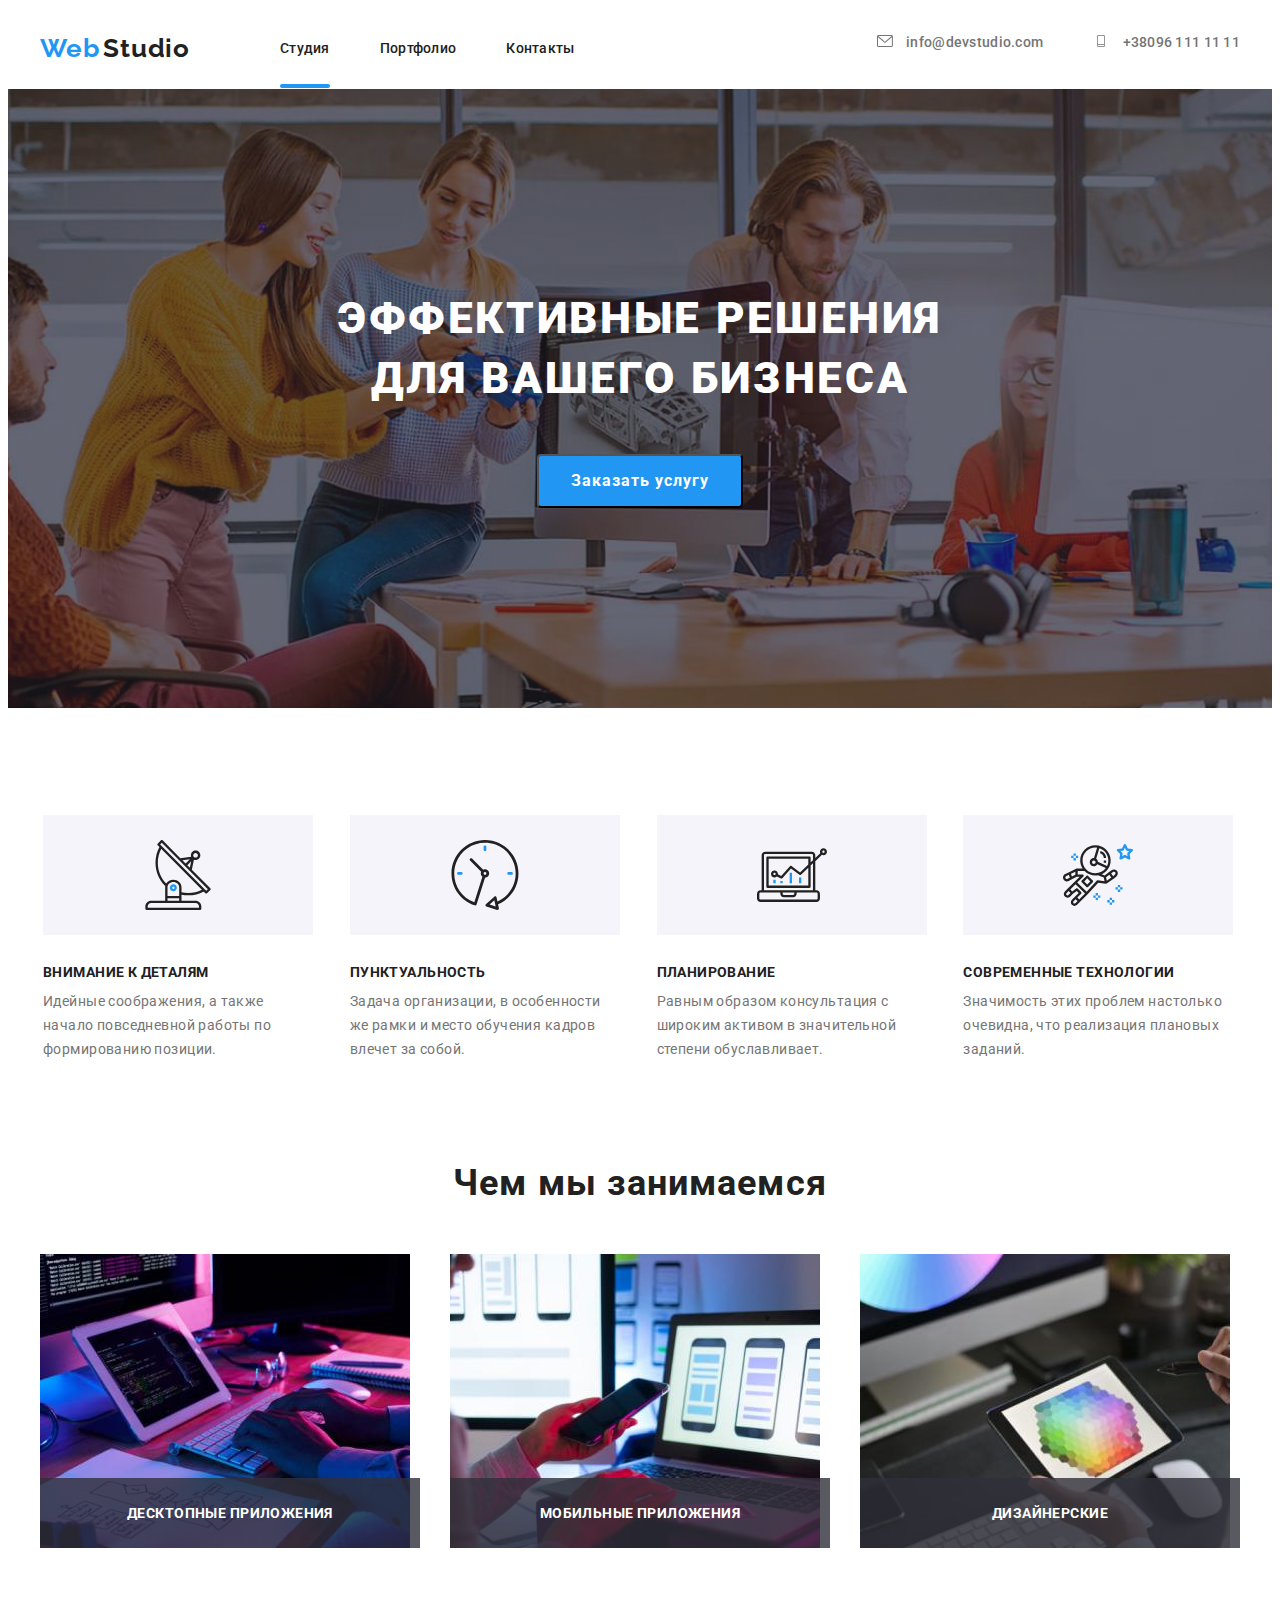
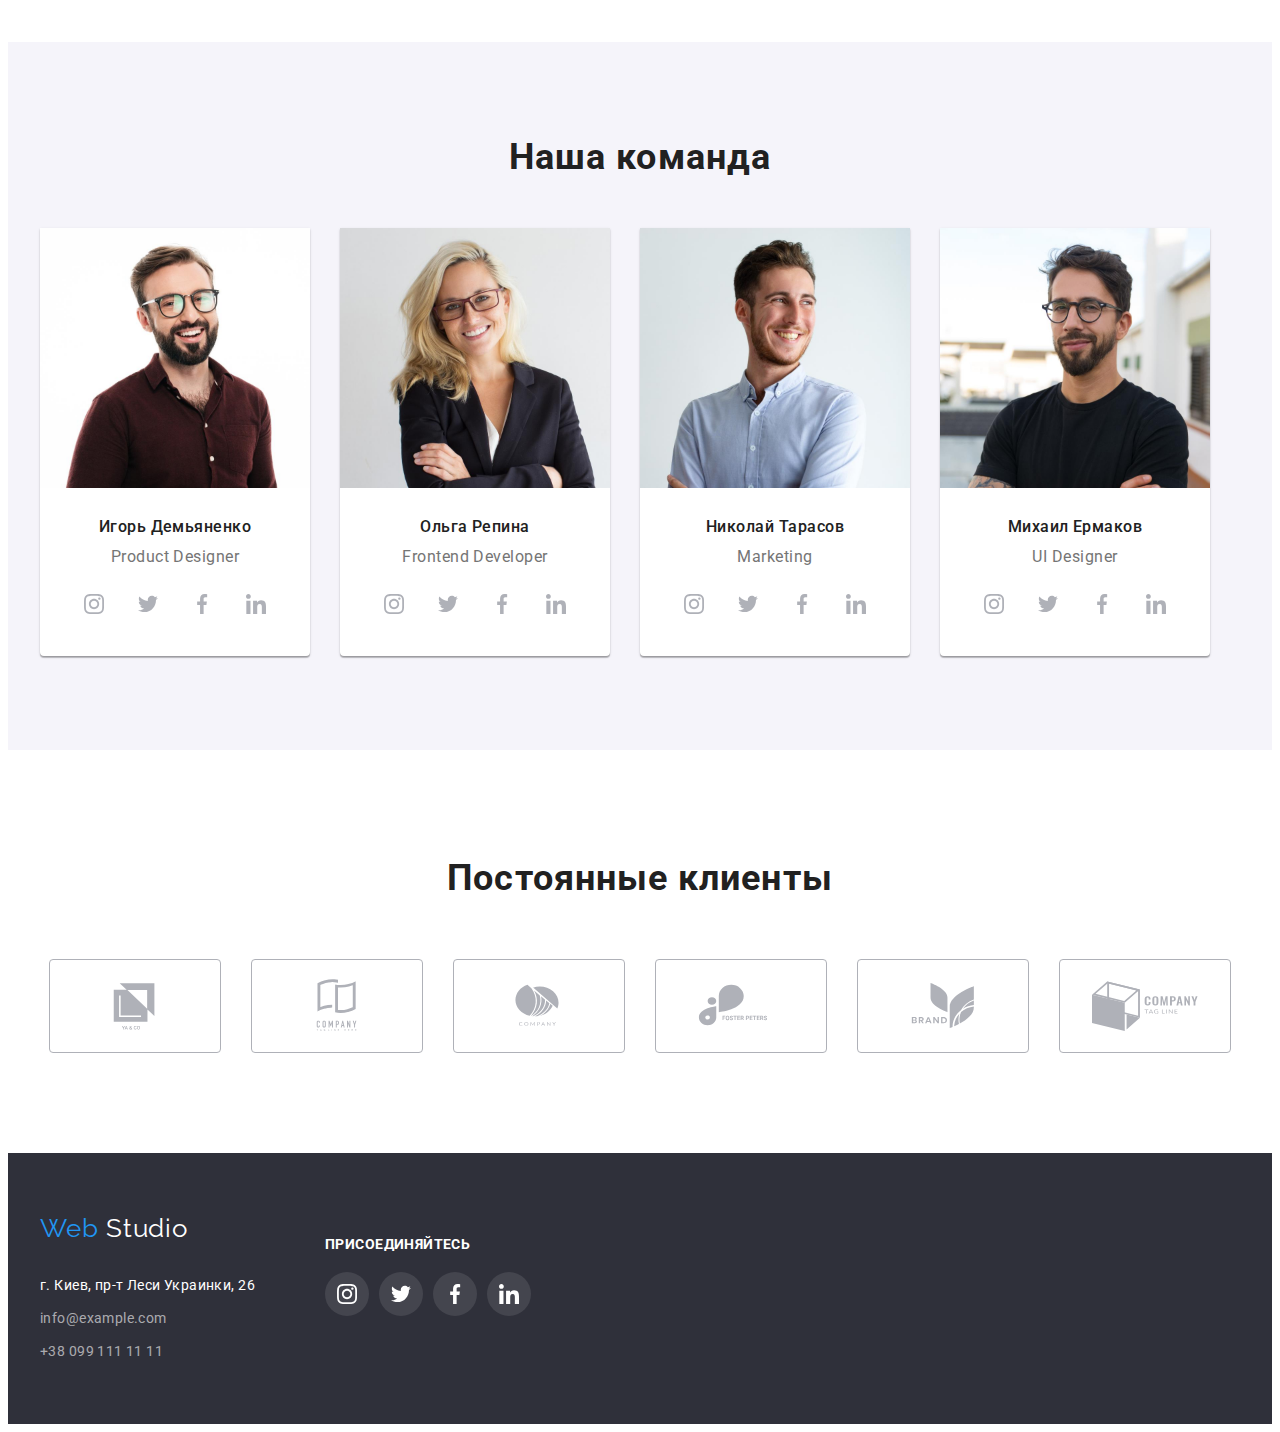
<file: index.html>
<!DOCTYPE html>
            <html lang="ru">

            <head>
                <meta charset="UTF-8">
                <meta http-equiv="X-UA-Compatible" content="IE=edge">
                <meta name="viewport" content="width=device-width, initial-scale=1.0">
                <title>Document</title>
                <link rel="preconnect" href="https://fonts.gstatic.com" crossorigin>
                <link href="https://fonts.googleapis.com/css2?family=Raleway:wght@700&family=Roboto:wght@400;500;700;900&display=swap" rel="stylesheet">
                <link rel="stylesheet" href="https://cdnjs.cloudflare.com/ajax/libs/modern-normalize/1.1.0/modern-normalize.min.css" integrity="sha512-wpPYUAdjBVSE4KJnH1VR1HeZfpl1ub8YT/NKx4PuQ5NmX2tKuGu6U/JRp5y+Y8XG2tV+wKQpNHVUX03MfMFn9Q==" crossorigin="anonymous" referrerpolicy="no-referrer" />
                <link rel="stylesheet" href="./css/style.css">
            </head>
            <body class="page link">
                    <header class="header">
                    <div class="container header-container">
                    <nav class="header-novigation ">
                        <a href="WebStudio" class="logo list link">
                            <span class="logo-item link">Web</span>
                        <span class="logo-righr link">Studio</span>
                        </a>
                        <ul class="site-nav list">
                            <li class="nav-item">
                                <a href="./index.html" class="link-current current link list">Студия</a></li>
                            <li class="nav-item">
                                <a href="./portfolio.html" class="link-current link list">Портфолио</a></li>
                            <li class="nav-item">
                                <a href="Контакты" class="link-current link list">Контакты</a></li>
                        </ul>
                    </nav>
                        <ul class="auth-nav list">
                            <li class="header-link link">
                                <a class="auth-nav-text link" href="mailto:nfo@devstudio.com">
                                <svg class="contacts-item-icon">
                                    <use href="./symbol-defs3.svg#icon-envelope"></use>
                                </svg>
                                info@devstudio.com</a>
                        </li>
                            <li class="header-link link">
                                <a class="auth-nav-text link" href="tel:380961111111">
                                <svg class="contacts-item-icon">
                                    <use href="./symbol-defs3.svg#icon-Vector"></use>                       
                                </svg>
                                +38096 111 11 11
                            </a>
                        </li>
                        </ul>
                    </div>                    
                </header>
                <main>
                    <!-- герой -->
                    <section class="hero list">
                    <h1 class="hero-title">Эффективные решения для вашего бизнеса</h1>
                    <button data-modal-open class="button hero-btn" type="button">Заказать услугу</button>
                    </section>
                <!-- Преимущества -->
                <section class="section">
                    <div class="container">
                    <ul class="features-list list">
                        <li class="mobile-item">
                            <div class="features-icon">
                                <svg class="features-iten-antenna">
                                    <use href="./symbol-defs.svg#icon-antenna-1-1"></use>                 
                                </svg>
                            </div>
                            <h3 class="title">Внимание к деталям</h3>
                            <p class="text-title">Идейные соображения, а также начало повседневной работы по формированию позиции.</p>
                        </li>
                        <li class="mobile-item">
                            <div class="features-icon">
                                <svg class="features-iten-antenna">
                                    <use href="./symbol-defs.svg#icon-clock-1-1"></use>                 
                                </svg>
                            </div>
                            <h3 class="title">Пунктуальность</h3>
                            <p class="text-title">Задача организации, в особенности же рамки и место обучения кадров влечет за собой.</p>
                        </li>
                        <li class="mobile-item">
                            <div class="features-icon">
                                <svg class="features-iten-antenna">
                                    <use href="./symbol-defs.svg#icon-diagram-1-1"></use>                 
                                </svg>
                            </div>
                            <h3 class="title list list">Планирование</h3>
                            <p class="text-title">Равным образом консультация с широким активом в значительной степени обуславливает.</p>
                            </li>
                        <li class="mobile-item">
                            <div class="features-icon">
                                <svg class="features-iten-antenna">
                                    <use href="./symbol-defs.svg#icon-astronaut-1-1"></use>
                                </svg>                 
                            </div>
                            <h3 class="title list">Современные технологии</h3>
                            <p class="text-title">Значимость этих проблем настолько очевидна, что реализация плановых заданий.</p>
                        </li>
                    </ul> 
                    </div>
                </section>
                <!-- Галерея -->
                <section class="gallery">
                    <div class="container">
                    <h2 class="gallery-title">Чем мы занимаемся</h2>
                    <ul class="gallery-list">
                        <li class="gallery-item list"><img src="./ipg1/box1.jpg" alt="Работа с компьютером" width="370">
                        <p class="work">Десктопные приложения</p>
                        </li>
                        <li class="gallery-item list"><img src="./ipg1/box2.jpg" alt="Работа на телефоне и компьютере " width="370">
                            <p class="work">Мобильные приложения</p>
                        </li>
                        <li class="gallery-item list"><img src="./ipg1/box3.jpg" alt="Работа на планшете" width="370">
                            <p class="work">Дизайнерские</p>
                        </li> 
                    </ul>
                </div>
                </section>
                <!-- Мастера -->
                <section class="masters"> 
                    <div class="container team-section">
                        <h2 class="masters-title">Наша команда</h2>
                        <ul class="masters-list list">
                            <li class="masters-item">
                                <img src="./ipg1/foto.jpg" alt="Игорь Демьяненко" width="270"> 
                                <div class="masters-item-bottom">
                                <h3 class="masrers-item-title">Игорь Демьяненко</h3>
                                <p lang="en" class="masters-item-text">Product Designer</p>
                                <ul class="social-list list">
                                    <li class="social-item">
                                        <a href="" class="social-link">
                                            <svg class="social-icon">
                                                <use href="./symbol-defs3.svg#icon-instagram">
                                            </svg>
                                        </a>
                                    </li>
                                    <li class="social-item">
                                        <a href="" class="social-link">
                                            <svg class="social-icon">
                                                <use href="./symbol2-defs.svg#icon-twitter1"></use>
                                            </svg>
                                        </a>
                                    </li>
                            <li class="social-item">
                                <a href="" class="social-link">
                                    <svg class="social-icon">
                                        <use href="./symbol2-defs.svg#icon-facebook1"></use>
                                    </svg>
                                </a>
                            </li>
                            <li class="social-item">
                                <a href="" class="social-link">
                                    <svg class="social-icon">
                                        <use href="./symbol2-defs.svg#icon-linkedin1"></use>
                                    </svg>
                                </a>
                            </li>
                        </ul>     
                            </div>        
                </li>
                <li class="masters-item">
                                <img src="./ipg1/foto2.jpg" alt="Ольга Репина" width="270"> 
                                <div class="masters-item-bottom">
                                <h3 class="masrers-item-title">Ольга Репина</h3>
                                <p lang="en" class="masters-item-text">Frontend Developer</p>
                                <ul class="social-list list">
                                    <li class="social-item">
                                        <a href="" class="social-link">
                                            <svg class="social-icon">
                                                <use href="./symbol-defs3.svg#icon-instagram"></use>
                                            </svg>
                                        </a>
                                    </li>
                                    <li class="social-item">
                                        <a href="" class="social-link">
                                            <svg class="social-icon">
                                                <use href="./symbol2-defs.svg#icon-twitter1"></use>
                                            </svg>
                                        </a>
                                    </li>
                            <li class="social-item">
                                <a href="" class="social-link">
                                    <svg class="social-icon">
                                        <use href="./symbol2-defs.svg#icon-facebook1"></use>
                                    </svg>
                                </a>
                            </li>
                            <li class="social-item">
                                <a href="" class="social-link">
                                    <svg class="social-icon">
                                        <use href="./symbol2-defs.svg#icon-linkedin1"></use>
                                    </svg>
                                </a>
                            </li>
                        </ul>
                     </div>             
                </li>         
                <li class="masters-item">
                                <img src="./ipg1/foto3.jpg" alt="Николай Тарасов" width="270"> 
                                <div class="masters-item-bottom">
                                <h3 class="masrers-item-title">Николай Тарасов</h3>
                                <p lang="en" class="masters-item-text">Marketing</p>
                                <ul class="social-list list">
                                    <li class="social-item">
                                        <a href="" class="social-link">
                                            <svg class="social-icon">
                                                <use href="./symbol-defs3.svg#icon-instagram"></use>
                                            </svg>
                                        </a>
                                    </li>
                                    <li class="social-item">
                                        <a href="" class="social-link">
                                            <svg class="social-icon">
                                                <use href="./symbol2-defs.svg#icon-twitter1"></use>
                                            </svg>
                                        </a>
                                    </li>
                            <li class="social-item">
                                <a href="" class="social-link">
                                    <svg class="social-icon">
                                        <use href="./symbol2-defs.svg#icon-facebook1"></use>
                                    </svg>
                                </a>
                            </li>
                            <li class="social-item">
                                <a href="" class="social-link">
                                    <svg class="social-icon">
                                        <use href="./symbol2-defs.svg#icon-linkedin1"></use>
                                    </svg>
                                </a>
                            </li>
                        </ul>
                            </div>
                                
                </li>     
                <li class="masters-item">
                                <img src="./ipg1/foto4.jpg" alt="Михаил Ермаков" width="270"> 
                                <div class="masters-item-bottom">
                                <h3 class="masrers-item-title">Михаил Ермаков</h3>
                                <p lang="en" class="masters-item-text">UI Designer</p>
                                <ul class="social-list list">
                                    <li class="social-item">
                                        <a href="" class="social-link">
                                            <svg class="social-icon">
                                                <use href="./symbol-defs3.svg#icon-instagram"></use>
                                            </svg>
                                        </a>
                                    </li>
                                    <li class="social-item">
                                        <a href="" class="social-link">
                                            <svg class="social-icon">
                                                <use href="./symbol2-defs.svg#icon-twitter1"></use>
                                            </svg>
                                        </a>
                                    </li>
                            <li class="social-item">
                                <a href="" class="social-link">
                                    <svg class="social-icon">
                                        <use href="./symbol2-defs.svg#icon-facebook1"></use>
                                    </svg>
                                </a>
                            </li>
                            <li class="social-item">
                                <a href="" class="social-link">
                                    <svg class="social-icon">
                                        <use href="./symbol2-defs.svg#icon-linkedin1"></use>
                                    </svg>
                                </a>
                            </li>
                    </ul>        
                </div>         
                </li>
                </section>
                <!-- Клиенты -->
                <section class="section clients-section">
                    <div class="container">
                        <h2 class="clients-title">Постоянные клиенты</h2>
                        <ul class="clients-list list">
                            <li class="clients-item">
                                <a href="" class="clients-link">
                                    <svg class="clients">
                                        <use href="./sprite-defs.svg#icon-Logo-6-1"></use>
                                    </svg>
                                </a>
                            </li>
                            <li class="clients-item">
                                <a href="" class="clients-link">
                                    <svg class="clients">
                                        <use href="./symbol2-defs.svg#icon-Logo2"></use>
                                    </svg>
                                </a>
                            </li>
                            <li class="clients-item">
                                <a href="" class="clients-link">
                                    <svg class="clients">
                                        <use href="./symbol2-defs.svg#icon-Logo3"></use>
                                    </svg>
                                </a>
                            </li>
                            <li class="clients-item">
                                <a href="" class="clients-link">
                                    <svg class="clients">
                                        <use href="./symbol2-defs.svg#icon-Logo5"></use>
                                    </svg>
                                </a>
                            </li>
                            <li class="clients-item">
                                <a href="" class="clients-link">
                                    <svg class="clients">
                                        <use href="./symbol2-defs.svg#icon-Logo4"></use>
                                    </svg>
                                </a>
                            </li>
                            <li class="clients-item">
                                <a href="" class="clients-link">
                                    <svg class="clients">
                                        <use href="./symbol-defs3.svg#icon-group"></use>
                                    </svg>
                                </a>
                            </li>
                        </ul>
                    </div>
                </section>
            </main>
            <section>
                <footer class="contacts-title link">
                    <!-- <div class="foot-flex"> -->
                        <div class="container foot-flex" >
                        <div><span class="contacts-list-item link">Web</span>
                        <span class="contacts-list-right link">Studio</span>
                    <address class="contacts-address list">
                    <ul class="contacts-list link list">
                        <li class="contacts-item-list link">г. Киев, пр-т Леси Украинки, 26</a></li>
                        <li class="contacts-item-list link"> <a class="contacts-link link" href="mailto:info@example.com">info@example.com</a></li>
                        <li class="contacts-item-list link"> <a class="contacts-link link" href="tel:+380991111111">+38 099 111 11 11</a></li>
                    </ul></div>
                    <div class="footer-social">
                        <h2 class="social-title">Присоединяйтесь</h2>
                        <ul class="social-list list">
                            <li class="social-item">
                                <a href="" class="footer-link">
                                <svg class="footer-icon">
                                    <use href="./symbol-defs3.svg#icon-instagram"></use>
                                </svg>
                                </a>
                            </li>
                            <li class="social-item">
                                <a href="" class="footer-link">
                                <svg class="footer-icon">
                                    <use href="./symbol2-defs.svg#icon-twitter1"></use>
                                </svg>
                                </a>
                            </li>
                            <li class="social-item">
                                <a href="" class="footer-link">
                                <svg class="footer-icon">
                                    <use href="./symbol2-defs.svg#icon-facebook1"></use>
                                </svg>
                                </a>
                            </li>
                            <li class="social-item">
                                <a href="" class="footer-link">
                                <svg class="footer-icon">
                                    <use href="./symbol2-defs.svg#icon-linkedin1"></use>
                                </svg>
                                </a>
                            </li>
                        </ul>
                    </div>
                    </div>
                    
            </section>
            </footer>
            <div data-modal class="backdrop is-hidden">
                <div class="modal">
                    <button class="close-button" type="button" data-modal-close>
                        <svg widht="18" height="18" class="icon-close">
                            <use href="./symbol-defs4.svg#icon-close"></use>
                        </svg>
                        </button>
                </div>
            </div>
            <script src="./js/modal.js"></script>
            </body>
            </html>
</file>
<file: css/style.css>
:root {
    --primary-text-color: #212121;
    --title--text-color: #FFFFFF;
    --accent-color: #2196F3;
    --primary--bg-color: #ffffff;
    --second-color: #2F303A;
    --second-text-color:#757575;
} 



:root {
    --animation: cubic-bezier(0.4, 0, 0.2, 1);
}



::after, ::before{
    box-sizing: border-box;
}
p,
h1,
h1,
h3,
h4,
h5,
h6{
    margin: 0px;
}
ul{
    padding: 0px;
    margin: 0px;
}
img{
   display: block;
}
.page {
    background-color: #ffffff;
    color: var(--primary-text-color);
}
.page-list-item {
    color: var(--primary-text-color);
    color: var(--accent-color);
}
.logo {
    color:var(--primary-text-color);
}
.list {
    list-style: none;
}

.link {
    text-decoration: none;
}
.container {
    padding-left: 15px;
    padding-right: 15px;
    width: 1200px;
    margin-right: auto;
    margin-left: auto;
  }
/* -----------------------------site-nav---------------------- */
.current::after {
    position: absolute;
    bottom: -31px;
    right: 0;
    content:'';
    width: 100%;
    height: 4px;
    background-color: var(--accent-color);
    border-radius: 2px;
    display: block;
    

}
.link-current {
transition: color 250ms cubic-bezier(0.4, 0, 0.2, 1);
}
.contacts-item-icon{
    transition: color 250ms cubic-bezier(0.4, 0, 0.2, 1);
    fill: currentColor;
    margin-right: 10px;
}
.auth-nav-text {
    transition: color 250ms cubic-bezier(0.4, 0, 0.2, 1);
}


.nav-item{
    position: relative;
}
.auth-nav-text:hover,
.auth-nav-text:focus {
    color: var(--accent-color);
}

.contacts-item-icon {
    fill: currentColor;
    margin-right: 10px;
    width: 16px;
    height: 12px;
}

.logo {
    margin-right: 90px;
}
.site-nav{
    display: flex;
}


.header-container{
    display: flex;
    padding-top: 25px;
    padding-bottom: 25px;
}

.header-novigation {
    display: flex;
    align-items: center;
}
.auth-nav{
    display: flex;
    margin-left: auto;
}
.header-link {
    padding-left: 50px;
}
.nav-item:not(:last-child) {
    margin-right: 50px;
  }

.logo-item, .header-containe:focus
.logo-item, .header-containe:hover {
    font-family: Raleway, sans-serif;
font-style: normal;
font-weight: 700;
font-size: 26px;
line-height: 1.19;
letter-spacing: 0.03em;
    color: var(--accent-color);
}
.logo-righr {
    font-family: Raleway, sans-serif;
font-style: normal;
font-weight: 700;
font-size: 26px;
line-height: 1.19;

letter-spacing: 0.03em;
    color: var(--primary-text-color);
}

.link-current {
    font-family: Roboto, sans-serif;
font-style: normal;
font-weight: 500;
font-size: 14px;
line-height: 1.14;
letter-spacing: 0.02em;
    color: var(--primary-text-color);
}
.link-current:hover,
.link-current:focus{
    color: var(--accent-color);
}
.site-nav. link.current {
    font-family: Roboto, sans-serif;
font-style: normal;
font-weight: 500;
font-size: 14px;
line-height: 1.14;
letter-spacing: 0.02em;
    color: var(--primary-text-color);
}
.auth-nav-text {
    font-family: Roboto, sans-serif;
font-style: normal;
font-weight: 500;
font-size: 14px;
line-height: 1.14x;
letter-spacing: 0.02em;

color: var(--second-text-color)

}

 .auth-nav-text:hover, 
 .auth-nav-text:focus{
    color: var(--accent-color);
}
/* -----------------------hero---------------------------- */
.backdrop {
    position: fixed;
    top: 0;
    left: 0;
    width: 100%;
    height: 100%;
    z-index: 1;
    opacity: 1;
    transition: opacity 250ms cubic-bezier(0.4, 0, 0.2, 1);
    background-color: rgba(0, 0, 0, 0.2);
}

.backdrop.is-hidden {
    opacity: 0;
    pointer-events: none;
}
 .modal {
    min-width: 528px;
    min-height: 581px;
    background-color: var(--primary--bg-color);
    position: absolute;
    top: 50%;
    left: 50%;
    transform: translate(-50%, -50%);
    transition: transform 250ms cubic-bezier(0.4, 0, 0.2, 1);
}
.close-button {
    position: absolute;
    top: 8px;
    right: 8px;
    width: 30px;
    height: 30px;
    display: flex;
    justify-content: center;
    align-items: center;
    border: 1px solid rgba(0, 0, 0, 0.1);
    border-radius: 15px;
    background-color: var(--primary-white-color);
    cursor: pointer;
    padding: 0;
}
.icon-close {
    transition: fill 250ms cubic-bezier(0.4, 0, 0.2, 1);
}

.hero{
    margin: auto;
    padding-top: 200px;
    padding-bottom: 200px;
    justify-content: center;
    background-image: linear-gradient(to right, rgba(47, 48, 58, 0.4), rgba(47, 48, 58, 0.4)), url(../ipg1/Img14.jpg);
    background-repeat: no-repeat;
    background-position: center;
    background-size:cover;

 
}
.hero-title {
    width: 696px;
margin: auto;
margin-bottom: 45px;
}

.hero-title{
    font-family: Roboto, sans-serif;
font-style: normal;
font-weight: 900;
font-size: 44px;
line-height: 1.36;
text-align: center;
letter-spacing: 0.06em;
text-transform: uppercase;
    color: var(--title--text-color);   
}

/* -------------------------------- Преимущества--------------------------- */
.features-iten-antenna{
    width: 70px;
    height: 70px;
}
.features-icon{
    width: 270px;
    height: 120px;
    margin-bottom: 30px;
    background-color: #f5f4fa;
    display: flex;
    justify-content: center;
    align-items: center;
}
.mobile-item{

    flex-basis: calc(100% / 3 - 30px);
    margin-left: 30px;
    
}
.title {
    display: flex;
    margin-bottom: 10px;
}
.text-title{
    margin: 0;
    width: 270px;
    
}

.features-list{
    display: flex;
    margin: 0 auto;
    margin-left: -27px;

}
.section{
    padding-top: 107px;
    padding-bottom: 100px;
}

.section-title {
    font-family: Roboto, sans-serif;
font-style: normal;
font-weight: bold;
font-size: 16px;
line-height: 1.87;
display: flex;
align-items: center;
text-align: center;
letter-spacing: 0.06em;
    color:var(--primary-text-color);
}
/* ---------------------------features-list----------------------------- */

.features-list, title {
    font-family: Roboto, sans-serif;
font-style: normal;
font-weight: 700;
font-size: 14px;
line-height: 1.14;
letter-spacing: 0.03em;
text-transform: uppercas
    color: var(--primary-text-color);
}

.title{
    font-family: Roboto;
    font-weight: 700;
    font-size: 14px;
    line-height: 1.14;
    letter-spacing: 0.03em;
    text-transform: uppercase;
    color: var(--primary-text-color);
}
.text-title {
    font-family: Roboto, sans-serif;
font-style: normal;
font-weight: 400;
font-size: 14px;
line-height: 1.71;
letter-spacing: 0.03em;
    color: #757575;
}
/* --------------галерея----------------- */
.gallery-item {
    position: relative;
}

.work {
    font-family: Roboto;
font-style: normal;
font-weight: 700;
font-size: 14px;
line-height: 1.24;
text-align: center;
letter-spacing: 0.03em;
text-transform: uppercase;
    position: absolute;
    bottom: 0;
    display: flex;
    justify-content: center;
    align-items: center;
    width: 100%;
    height: 70px;
    background: rgba(47, 48, 58, 0.8);
    color: var(--title--text-color);    
}

.gallery{
    padding-bottom: 94px;
}
.gallery-list{
    display: flex;
    flex-wrap: wrap;
    margin-left: -30px;
}
.gallery-item{
    flex-basis: calc(100% / 3 - 30px);
    margin-left: 30px;
    
}
.gallery-title {
    margin: auto;
margin-bottom: 50px;
}
.gallery-title {
    font-family: Roboto;
font-style: normal;
font-weight: bold;
font-size: 36px;
line-height: 1.17;
text-align: center;
letter-spacing: 0.03em;
    color: var(--primary-text-color);
}
.gallery-top-text {
font-family: Roboto;
font-style: normal;
font-weight: 400;
font-size: 18px;
line-height: 1.56;
letter-spacing: 0.03em;
color: var(--title--text-color);
}
/*-------------Кнопка---------------------------- */

.button{
display: flex;
justify-content: center;
align-items: center;
padding-top: 10px;
    padding-bottom: 10px;
    padding-left: 32px;
    padding-right: 32px;
    border-radius: 4px;

}
.hero-btn{
    margin: auto;
    
}
.item {
    flex-basis: calc(100% / 5 - 30px);
    margin-left: 30px;
}


.button {
    font-family: Roboto;
font-style: normal;
font-weight: bold;
font-size: 16px;
line-height: 1.87;
display: flex;
align-items: center;
text-align: center;
letter-spacing: 0.06em;
    color: var(--title--text-color);
    background-color: var(--accent-color);
}
/* ---------------------------мастера----------------------------------- */

.social-list {
    display: flex;
    align-items: center;
    justify-content: center;
}
.social-item {
    display: flex;
    align-items: center;
    justify-content: center;
    list-style: none;
    
}


.social-link {
    display: flex;
    justify-content: center;
    align-items: center;
    border-radius: 22px;
    height: 44px;
    width: 44px;
    background-color: var(--primary-white-color);
    fill: var(--icon-background);
    transition: background-color 250ms cubic-bezier(0.4, 0, 0.2, 1), fill 250ms cubic-bezier(0.4, 0, 0.2, 1);
    transition-property: background-color, fill;
    transition-duration: 250ms, 250ms;
    transition-timing-function: cubic-bezier(0.4, 0, 0.2, 1), cubic-bezier(0.4, 0, 0.2, 1);
    transition-delay: 0s, 0s;
}


.social-link:hover,
 .social-link:focus {
    background-color: var(--accent-color);
}
.social-link:hover .social-icon, 
.social-link:focus .social-icon {
    fill: var(--title--text-color);
}


.social-icon {
    width: 20px;
    height: 20px;
    fill: #afb1b8;
}

.masters-title{
    margin-top: auto;
    margin-bottom: 50px;
}

.masters{
    display: block;
    padding: 94px 0;
    padding-top: 94px;
    padding-right: 0px;
    padding-bottom: 94px;
    padding-left: 0px;
}

.masters-list {
    display: flex;
    flex-wrap: wrap;
}
.masters-item {
        background-color: var(--title--text-color);
        border-radius: 0px 0px 4px 4px;
        box-shadow: 0px 1px 3px rgb(0 0 0 / 12%), 0px 1px 1px rgb(0 0 0 / 14%), 0px 2px 1px rgb(0 0 0 / 20%);
    }
.masters-item:not(:last-child) {
    margin-right: 30px;
}

.gallery-text-item{
    padding: 30px;
}
.masters-item-bottom{
    padding: 30px 0;
    padding-top: 30px;
    padding-right: 0px;
    padding-bottom: 30px;
    padding-left: 0px;;

}
.masters-item-text{
    margin-top: 10px;
    margin-bottom: 16px;
}
.masters {
    background-color: #F5F4FA
}

.masters-title {
    font-family: Roboto, sans-serif;
font-weight: 700;
font-size: 36px;
line-height: 1.17;
text-align: center;
letter-spacing: 0.03em;
    color: var(--primary-text-color);
}
.masrers-item-title {
    font-family: Roboto, sans-serif;
font-weight: 500;
font-size: 16px;
line-height: 1.14;
text-align: center;
letter-spacing: 0.03em;
    color: var(--primary-text-color);
}

.masters-item-text {
    font-family: Roboto, sans-serif;
font-weight: 400;
font-size: 16px;
line-height: 1.19;
text-align: center;
letter-spacing: 0.03em;
    color: var(--second-text-color);
}
/* ---------------Клиенты------------------- */
.footer-adress {
    display: flex;
    flex-direction: column;
    width: 231px;
    margin-right: 70px;
}
.clients-section {
    background-color: var(--title--text-color);
}
.section {
    display: block;
    box-sizing: border-box;
}
.clients-title {
    margin-top: auto;
    margin-left: auto;
    margin-right: auto;
    margin-bottom: 60px;
}
.clients-title{
    font-family: Roboto;
font-style: normal;
font-weight: 700;
font-size: 36px;
line-height: 1.17;
text-align: center;
letter-spacing: 0.03em;

color: var(--primary-text-color);
}

.clients-list {
    display: flex;
    align-items: center;
    justify-content: center;
    fill: currentColor;
    
}
.clients-item {
    display: flex;
    align-items: center;
    justify-content: center;
    
}
.clients-link {
    display: flex;
    align-items: center;
    justify-content: center;
    width: 170px;
    height: 92px;
    border: 1px solid #afb1b8;
    border-radius: 4px;
}
   

.clients {
    display: flex;
    align-items: center;
    justify-content: center;
    width: 106px;
    height: 60px;
    fill: #afb1b8;
   
}
.clients-link:hover,
.clients-link:focus {
    border-color: var(--accent-color);
    
}
.clients-link:hover .clients, 
.clients-link:focus .clients {
    fill: var(--accent-color);
    transition: fill 250ms cubic-bezier(0.4, 0, 0.2, 1), border-color 250ms cubic-bezier(0.4, 0, 0.2, 1);
    
}
.clients-item + .clients-item {
    margin-left: 30px;
}


/* ---------------------------FOOTER------------------------------------ */
.social-list {
    display: flex;
    align-items: center;
    justify-content: center;
  }
  
  ul {
    padding: 0px;
    margin: 0px;
  }
  .contacts-title {
    padding-top: 60px;
    padding-bottom: 60px;
  }
  .contacts-list {
    margin: auto;
  }
  .contacts-address {
    margin-top: 30px;
  }
  .contacts-item-list {
    margin-top: 9px;
  }
  .contacts-title {
    font-family: Raleway;
    font-style: normal;
    font-weight: 400;
    font-size: 26px;
    line-height: 1.19;
    letter-spacing: 0.03em;
  
    color: var(--title--text-color);
  }
  
  .contacts-list-item {
    font-family: Raleway, sans-serif;
    font-style: normal;
    font-weight: 400;
    font-size: 26px;
    line-height: 1.19;
    letter-spacing: 0.03em;
    color: var(--accent-color);
  }
  
  .contacts-list-right {
    font-family: Raleway, sans-serif;
    font-style: normal;
    font-weight: 400;
    font-size: 26px;
    line-height: 1.19;
    letter-spacing: 0.03em;
    color: var(--title--text-color);
  }
  .contacts-item-list {
    font-family: Roboto;
    font-style: normal;
    font-weight: 400;
    font-size: 14px;
    line-height: 1.71;
    letter-spacing: 0.03em;
    color: var(--title--text-color);
  }
  
  .contacts-item-address {
    font-family: Roboto, sans-serif;
    font-style: normal;
    font-weight: 400;
    font-size: 14px;
    line-height: 1.71;
    letter-spacing: 0.03em;
    color: rgba(255, 255, 255, 0.6);
  }
  .contacts-title {
    background-color: var(--second-color);
  }
  .contacts-link {
    color: rgba(255, 255, 255, 0.6);
  }
  .contacts-address {
    font-style: none;
  }
  
  .contacts-title {
    font-style: none;
  }
  
  .footer-social {
      margin: auto;
    margin-top: 12px;
    margin-left: 70px;
  }
  .foot-flex {
    display: flex;
  }
  .social-title {
    margin-bottom: 20px;
    width: 145px;
    height: 16px;
    left: 516px;
    top: 2751px;
    color: var(--primary-title-color);
    font-family: Roboto;
    font-style: normal;
    font-weight: 700;
    font-size: 14px;
    line-height: calc(16 / 14);
    letter-spacing: 0.03em;
    text-transform: uppercase;
  }
  .social-list {
    display: flex;
    margin-left: -10px;
  }
  .social-item {
    margin-left: 10px;
  }
 
    .footer-link {
        display: flex;
        align-items: center;
        justify-content: center;
        width: 44px;
        height: 44px;
        background-color: rgba(255, 255, 255, 0.1);
        border-radius: 50%;
        transition: background-color 250ms cubic-bezier(0.4, 0, 0.2, 1);
        transition-property: background-color;
        transition-duration: 250ms;
        transition-timing-function: cubic-bezier(0.4, 0, 0.2, 1);
        transition-delay: 0s;
      }
  
  .footer-link:hover,
  .footer-link:focus {
     background-color: var(--accent-color);
 }

  .footer-icon {
    width: 20px;
    height: 20px;
    fill: var(--title--text-color);
  }
</file>
